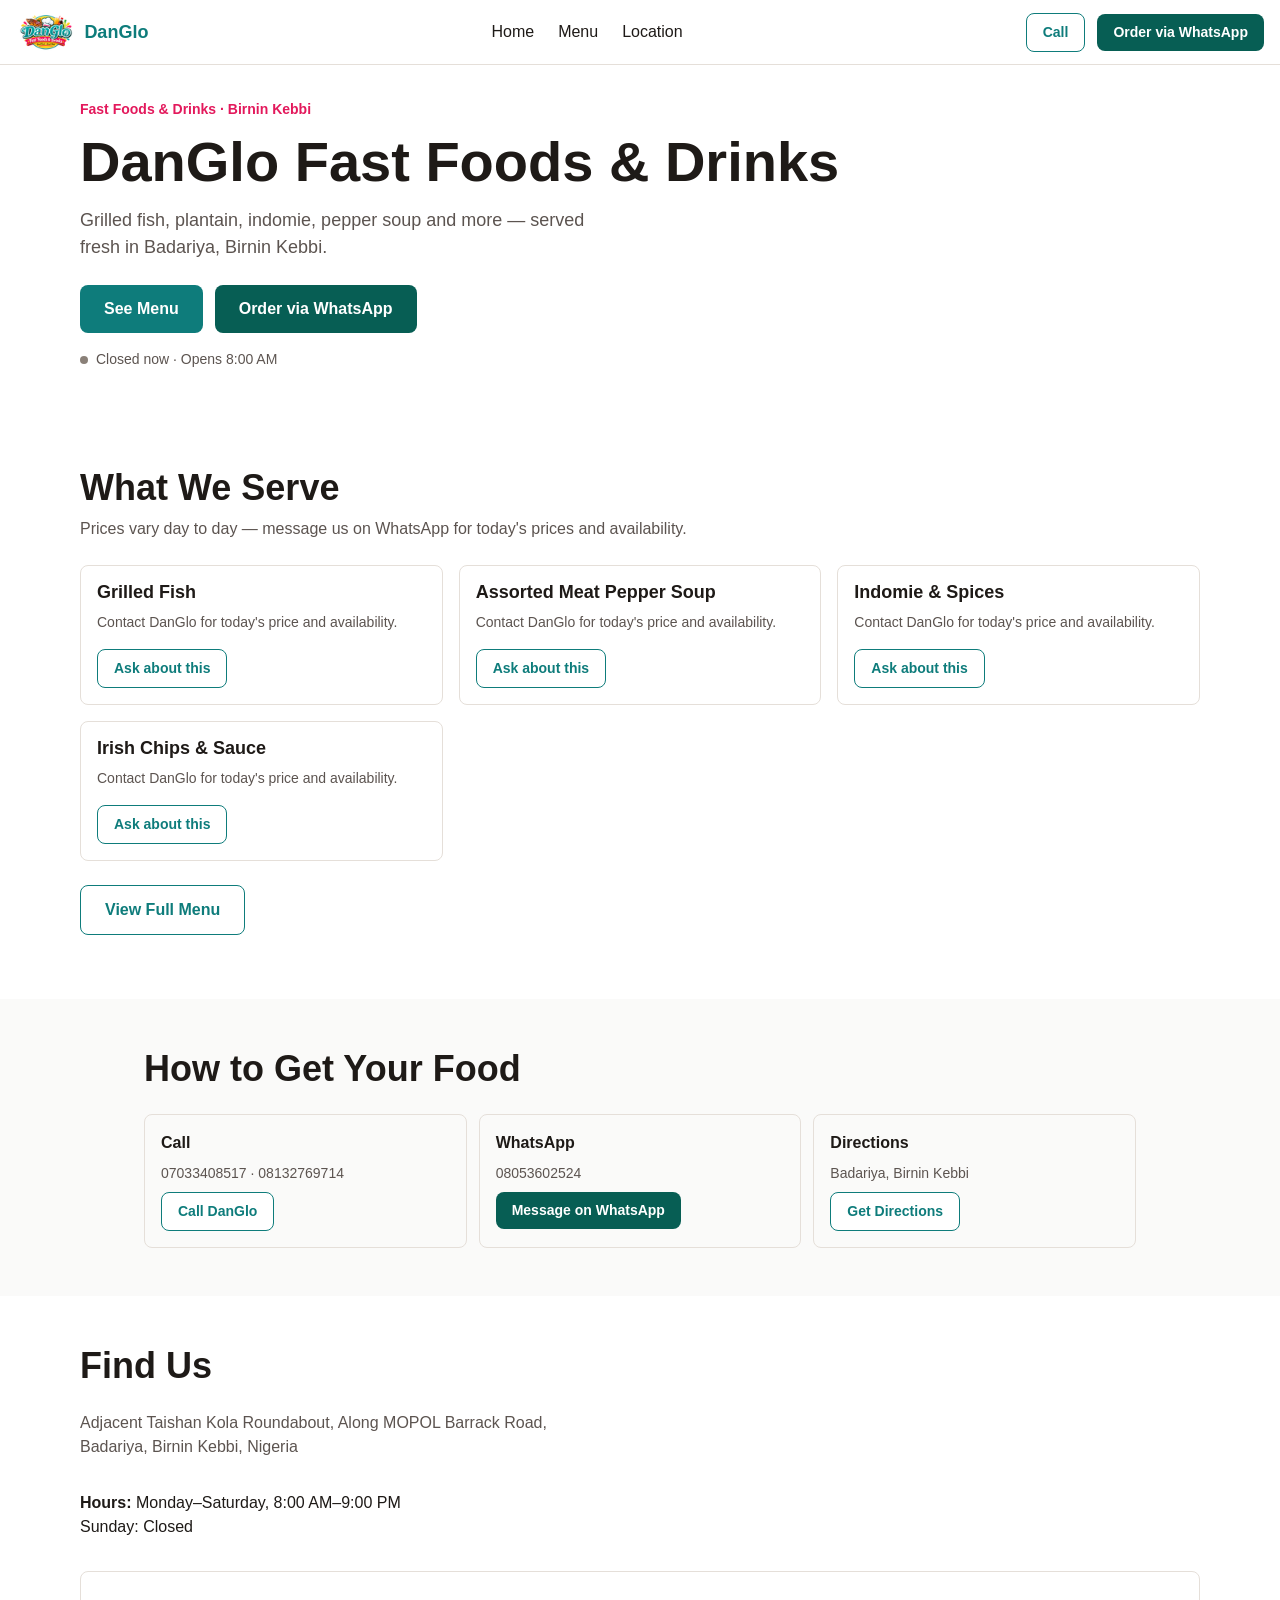
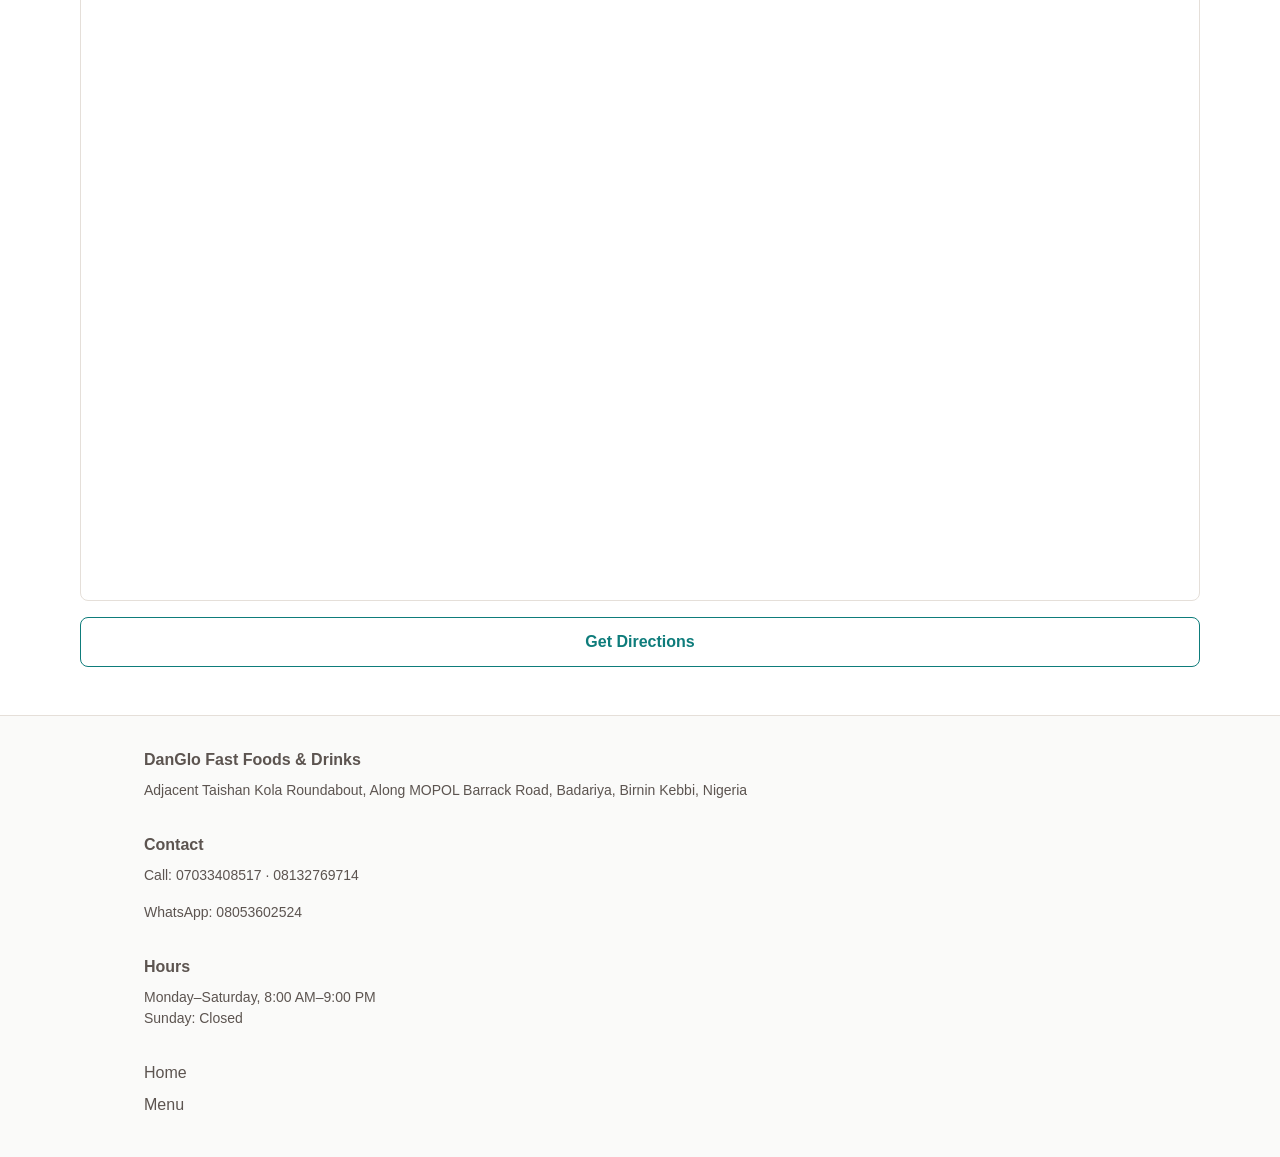
<file: index.html>
<!DOCTYPE html>
<html lang="en">
<head>
<meta charset="UTF-8">
<meta name="viewport" content="width=device-width, initial-scale=1.0">
<title>DanGlo Fast Foods &amp; Drinks | Fast Food in Birnin Kebbi</title>
<meta name="description" content="DanGlo Fast Foods & Drinks in Badariya, Birnin Kebbi. View our menu, check opening hours, contact us on WhatsApp, and find our location.">
<link rel="canonical" href="https://danglofastfoods.com/">

<!-- Open Graph -->
<meta property="og:title" content="DanGlo Fast Foods & Drinks | Fast Food in Birnin Kebbi">
<meta property="og:description" content="DanGlo Fast Foods & Drinks in Badariya, Birnin Kebbi. View our menu, check opening hours, contact us on WhatsApp, and find our location.">
<meta property="og:type" content="restaurant.menu">
<meta property="og:image" content="images/danglo-og.jpg">

<!-- Favicon intentionally omitted: the full illustrated logo is too
     detailed for a favicon, and no simplified wordmark-only asset
     exists yet. Add <link rel="icon" ...> once one is supplied
     rather than improvising a new symbol. -->
<link rel="stylesheet" href="css/tokens.css">
<link rel="stylesheet" href="css/base.css">
<link rel="stylesheet" href="css/components.css">

<!-- Schema.org structured data — confirmed facts only -->
<script type="application/ld+json">
{
  "@context": "https://schema.org",
  "@type": "Restaurant",
  "name": "DanGlo Fast Foods & Drinks",
  "address": {
    "@type": "PostalAddress",
    "streetAddress": "Adjacent Taishan Kola Roundabout, Along MOPOL Barrack Road, Badariya",
    "addressLocality": "Birnin Kebbi",
    "addressCountry": "NG"
  },
  "geo": {
    "@type": "GeoCoordinates",
    "latitude": 12.4307689,
    "longitude": 4.1794972
  },
  "telephone": ["+2347033408517", "+2348132769714"],
  "openingHoursSpecification": [
    {
      "@type": "OpeningHoursSpecification",
      "dayOfWeek": ["Monday","Tuesday","Wednesday","Thursday","Friday","Saturday"],
      "opens": "08:00",
      "closes": "21:00"
    }
  ],
  "hasMenu": "https://danglofastfoods.com/menu.html",
  "url": "https://danglofastfoods.com/"
}
</script>
</head>
<body>

<header class="site-header">
  <a href="index.html" class="site-header__logo" aria-label="DanGlo Fast Foods & Drinks home">
    <img src="images/danglo-logo-header.png" alt="DanGlo Fast Foods & Drinks logo" width="40" height="40">
    <span class="site-header__logo-text">DanGlo</span>
  </a>
  <nav class="site-header__nav" aria-label="Primary">
    <a href="index.html">Home</a>
    <a href="menu.html">Menu</a>
    <a href="#location">Location</a>
  </nav>
  <div class="site-header__actions">
    <a href="tel:+2347033408517" class="btn btn-secondary btn-sm">Call</a>
    <a href="https://wa.me/2348053602524?text=Hi%20DanGlo%2C%20I%27d%20like%20to%20place%20an%20order.%20Please%20let%20me%20know%20today%27s%20available%20options%20and%20prices." class="btn btn-whatsapp btn-sm" target="_blank" rel="noopener">Order via WhatsApp</a>
  </div>
</header>

<main>

  <!-- ============ HERO ============ -->
  <section class="hero container fade-in">
    <span class="hero__eyebrow">Fast Foods &amp; Drinks &middot; Birnin Kebbi</span>
    <h1 class="hero__title">DanGlo Fast Foods &amp; Drinks</h1>
    <p class="hero__subtitle">Grilled fish, plantain, indomie, pepper soup and more &mdash; served fresh in Badariya, Birnin Kebbi.</p>
    <div class="hero__actions">
      <a href="menu.html" class="btn btn-primary">See Menu</a>
      <a href="https://wa.me/2348053602524?text=Hi%20DanGlo%2C%20could%20you%20tell%20me%20your%20available%20items%20and%20today%27s%20prices%3F" class="btn btn-whatsapp" target="_blank" rel="noopener">Order via WhatsApp</a>
    </div>
    <p class="hero__status" id="open-status">
      <noscript>Open Monday&ndash;Saturday, 8:00 AM&ndash;9:00 PM. Closed Sunday.</noscript>
    </p>
  </section>

  <!-- ============ MENU PREVIEW ============ -->
  <section class="section container" aria-labelledby="menu-preview-heading">
    <div class="section__header">
      <h2 id="menu-preview-heading">What We Serve</h2>
      <p>Prices vary day to day &mdash; message us on WhatsApp for today's prices and availability.</p>
    </div>

    <div class="menu-grid">
      <div class="menu-item">
        <h3 class="menu-item__name">Grilled Fish</h3>
        <p class="menu-item__price-note">Contact DanGlo for today's price and availability.</p>
        <a href="https://wa.me/2348053602524?text=Hi%20DanGlo%2C%20is%20the%20Grilled%20Fish%20available%3F%20I%27d%20also%20like%20to%20know%20today%27s%20price." class="btn btn-secondary btn-sm menu-item__cta" target="_blank" rel="noopener" aria-label="Ask about Grilled Fish on WhatsApp">Ask about this</a>
      </div>
      <div class="menu-item">
        <h3 class="menu-item__name">Assorted Meat Pepper Soup</h3>
        <p class="menu-item__price-note">Contact DanGlo for today's price and availability.</p>
        <a href="https://wa.me/2348053602524?text=Hi%20DanGlo%2C%20is%20the%20Assorted%20Meat%20Pepper%20Soup%20available%3F%20I%27d%20also%20like%20to%20know%20today%27s%20price." class="btn btn-secondary btn-sm menu-item__cta" target="_blank" rel="noopener" aria-label="Ask about Assorted Meat Pepper Soup on WhatsApp">Ask about this</a>
      </div>
      <div class="menu-item">
        <h3 class="menu-item__name">Indomie &amp; Spices</h3>
        <p class="menu-item__price-note">Contact DanGlo for today's price and availability.</p>
        <a href="https://wa.me/2348053602524?text=Hi%20DanGlo%2C%20is%20the%20Indomie%20%26%20Spices%20available%3F%20I%27d%20also%20like%20to%20know%20today%27s%20price." class="btn btn-secondary btn-sm menu-item__cta" target="_blank" rel="noopener" aria-label="Ask about Indomie & Spices on WhatsApp">Ask about this</a>
      </div>
      <div class="menu-item">
        <h3 class="menu-item__name">Irish Chips &amp; Sauce</h3>
        <p class="menu-item__price-note">Contact DanGlo for today's price and availability.</p>
        <a href="https://wa.me/2348053602524?text=Hi%20DanGlo%2C%20is%20the%20Irish%20Chips%20%26%20Sauce%20available%3F%20I%27d%20also%20like%20to%20know%20today%27s%20price." class="btn btn-secondary btn-sm menu-item__cta" target="_blank" rel="noopener" aria-label="Ask about Irish Chips & Sauce on WhatsApp">Ask about this</a>
      </div>
    </div>

    <p style="margin-top: var(--space-6);"><a href="menu.html" class="btn btn-secondary">View Full Menu</a></p>
  </section>

  <!-- ============ HOW TO GET YOUR FOOD ============ -->
  <section class="section section--muted" aria-labelledby="contact-heading">
    <div class="container">
      <div class="section__header">
        <h2 id="contact-heading">How to Get Your Food</h2>
      </div>
      <div class="contact-row">
        <div class="contact-card">
          <span class="contact-card__label">Call</span>
          <span class="contact-card__detail">07033408517 &middot; 08132769714</span>
          <a href="tel:+2347033408517" class="btn btn-secondary btn-sm">Call DanGlo</a>
        </div>
        <div class="contact-card">
          <span class="contact-card__label">WhatsApp</span>
          <span class="contact-card__detail">08053602524</span>
          <a href="https://wa.me/2348053602524?text=Hi%20DanGlo%2C%20could%20you%20tell%20me%20your%20available%20items%20and%20today%27s%20prices%3F" class="btn btn-whatsapp btn-sm" target="_blank" rel="noopener">Message on WhatsApp</a>
        </div>
        <div class="contact-card">
          <span class="contact-card__label">Directions</span>
          <span class="contact-card__detail">Badariya, Birnin Kebbi</span>
          <a href="https://www.google.com/maps/search/?api=1&query=12.4307689,4.1794972" class="btn btn-secondary btn-sm" target="_blank" rel="noopener">Get Directions</a>
        </div>
      </div>
    </div>
  </section>

  <!-- ============ LOCATION ============ -->
  <section class="section container" id="location" aria-labelledby="location-heading">
    <div class="section__header">
      <h2 id="location-heading">Find Us</h2>
    </div>
    <div class="location-block">
      <p class="location-block__address">
        Adjacent Taishan Kola Roundabout, Along MOPOL Barrack Road,<br>
        Badariya, Birnin Kebbi, Nigeria
      </p>
      <p class="location-block__hours">
        <strong>Hours:</strong> Monday&ndash;Saturday, 8:00 AM&ndash;9:00 PM<br>
        Sunday: Closed
      </p>
      <div class="location-block__map">
        <iframe
          src="https://www.google.com/maps?q=12.4307689,4.1794972&output=embed"
          loading="lazy"
          title="Map showing DanGlo Fast Foods & Drinks location"
          referrerpolicy="no-referrer-when-downgrade">
        </iframe>
      </div>
      <a href="https://www.google.com/maps/search/?api=1&query=12.4307689,4.1794972" class="btn btn-secondary" target="_blank" rel="noopener">Get Directions</a>
    </div>
  </section>

</main>

<footer class="site-footer">
  <div class="container site-footer__grid">
    <div>
      <p class="site-footer__heading">DanGlo Fast Foods &amp; Drinks</p>
      <p class="site-footer__detail">Adjacent Taishan Kola Roundabout, Along MOPOL Barrack Road, Badariya, Birnin Kebbi, Nigeria</p>
    </div>
    <div>
      <p class="site-footer__heading">Contact</p>
      <p class="site-footer__detail">Call: 07033408517 &middot; 08132769714</p>
      <p class="site-footer__detail">WhatsApp: 08053602524</p>
    </div>
    <div>
      <p class="site-footer__heading">Hours</p>
      <p class="site-footer__detail">Monday&ndash;Saturday, 8:00 AM&ndash;9:00 PM<br>Sunday: Closed</p>
    </div>
    <nav class="site-footer__links" aria-label="Footer">
      <a href="index.html">Home</a>
      <a href="menu.html">Menu</a>
    </nav>
  </div>
</footer>

<!-- ============ STICKY MOBILE ACTION BAR ============ -->
<nav class="sticky-action-bar" aria-label="Quick actions">
  <a href="tel:+2347033408517" class="sticky-action-bar__item" aria-label="Call DanGlo">
    <svg viewBox="0 0 24 24" fill="none" stroke="currentColor" stroke-width="2" aria-hidden="true"><path d="M22 16.92v3a2 2 0 0 1-2.18 2 19.79 19.79 0 0 1-8.63-3.07 19.5 19.5 0 0 1-6-6 19.79 19.79 0 0 1-3.07-8.67A2 2 0 0 1 4.11 2h3a2 2 0 0 1 2 1.72c.127.96.361 1.903.7 2.81a2 2 0 0 1-.45 2.11L8.09 9.91a16 16 0 0 0 6 6l1.27-1.27a2 2 0 0 1 2.11-.45c.907.339 1.85.573 2.81.7A2 2 0 0 1 22 16.92z"/></svg>
    Call
  </a>
  <a href="https://wa.me/2348053602524?text=Hi%20DanGlo%2C%20could%20you%20tell%20me%20your%20available%20items%20and%20today%27s%20prices%3F" class="sticky-action-bar__item sticky-action-bar__item--whatsapp" target="_blank" rel="noopener" aria-label="Message DanGlo on WhatsApp">
    <svg viewBox="0 0 24 24" fill="currentColor" aria-hidden="true"><path d="M17.6 6.32A7.85 7.85 0 0 0 12.05 4a7.94 7.94 0 0 0-6.9 11.9L4 20l4.2-1.1a7.9 7.9 0 0 0 3.85 1h.003a7.94 7.94 0 0 0 5.55-13.58zM12.05 18.4a6.6 6.6 0 0 1-3.37-.92l-.24-.15-2.5.66.67-2.44-.16-.25a6.6 6.6 0 1 1 12.25-3.5 6.55 6.55 0 0 1-6.65 6.6zm3.62-4.94c-.2-.1-1.17-.58-1.35-.64s-.32-.1-.45.1-.5.64-.62.77-.23.15-.43.05a5.42 5.42 0 0 1-1.6-.99 6 6 0 0 1-1.1-1.37c-.12-.2 0-.3.09-.4s.2-.23.3-.35a1.4 1.4 0 0 0 .2-.33.37.37 0 0 0 0-.35c-.05-.1-.45-1.08-.62-1.48s-.33-.33-.45-.34h-.38a.73.73 0 0 0-.53.25 2.2 2.2 0 0 0-.69 1.64 3.84 3.84 0 0 0 .8 2 8.8 8.8 0 0 0 3.38 3 3.9 3.9 0 0 0 2.4.7 2 2 0 0 0 1.35-.95 1.6 1.6 0 0 0 .11-.95c-.05-.1-.18-.15-.38-.25z"/></svg>
    WhatsApp
  </a>
  <a href="https://www.google.com/maps/search/?api=1&query=12.4307689,4.1794972" class="sticky-action-bar__item" target="_blank" rel="noopener" aria-label="Get directions to DanGlo">
    <svg viewBox="0 0 24 24" fill="none" stroke="currentColor" stroke-width="2" aria-hidden="true"><path d="M21 10c0 7-9 13-9 13s-9-6-9-13a9 9 0 0 1 18 0z"/><circle cx="12" cy="10" r="3"/></svg>
    Directions
  </a>
</nav>

<script src="js/app.js"></script>
</body>
  </html>
</file>
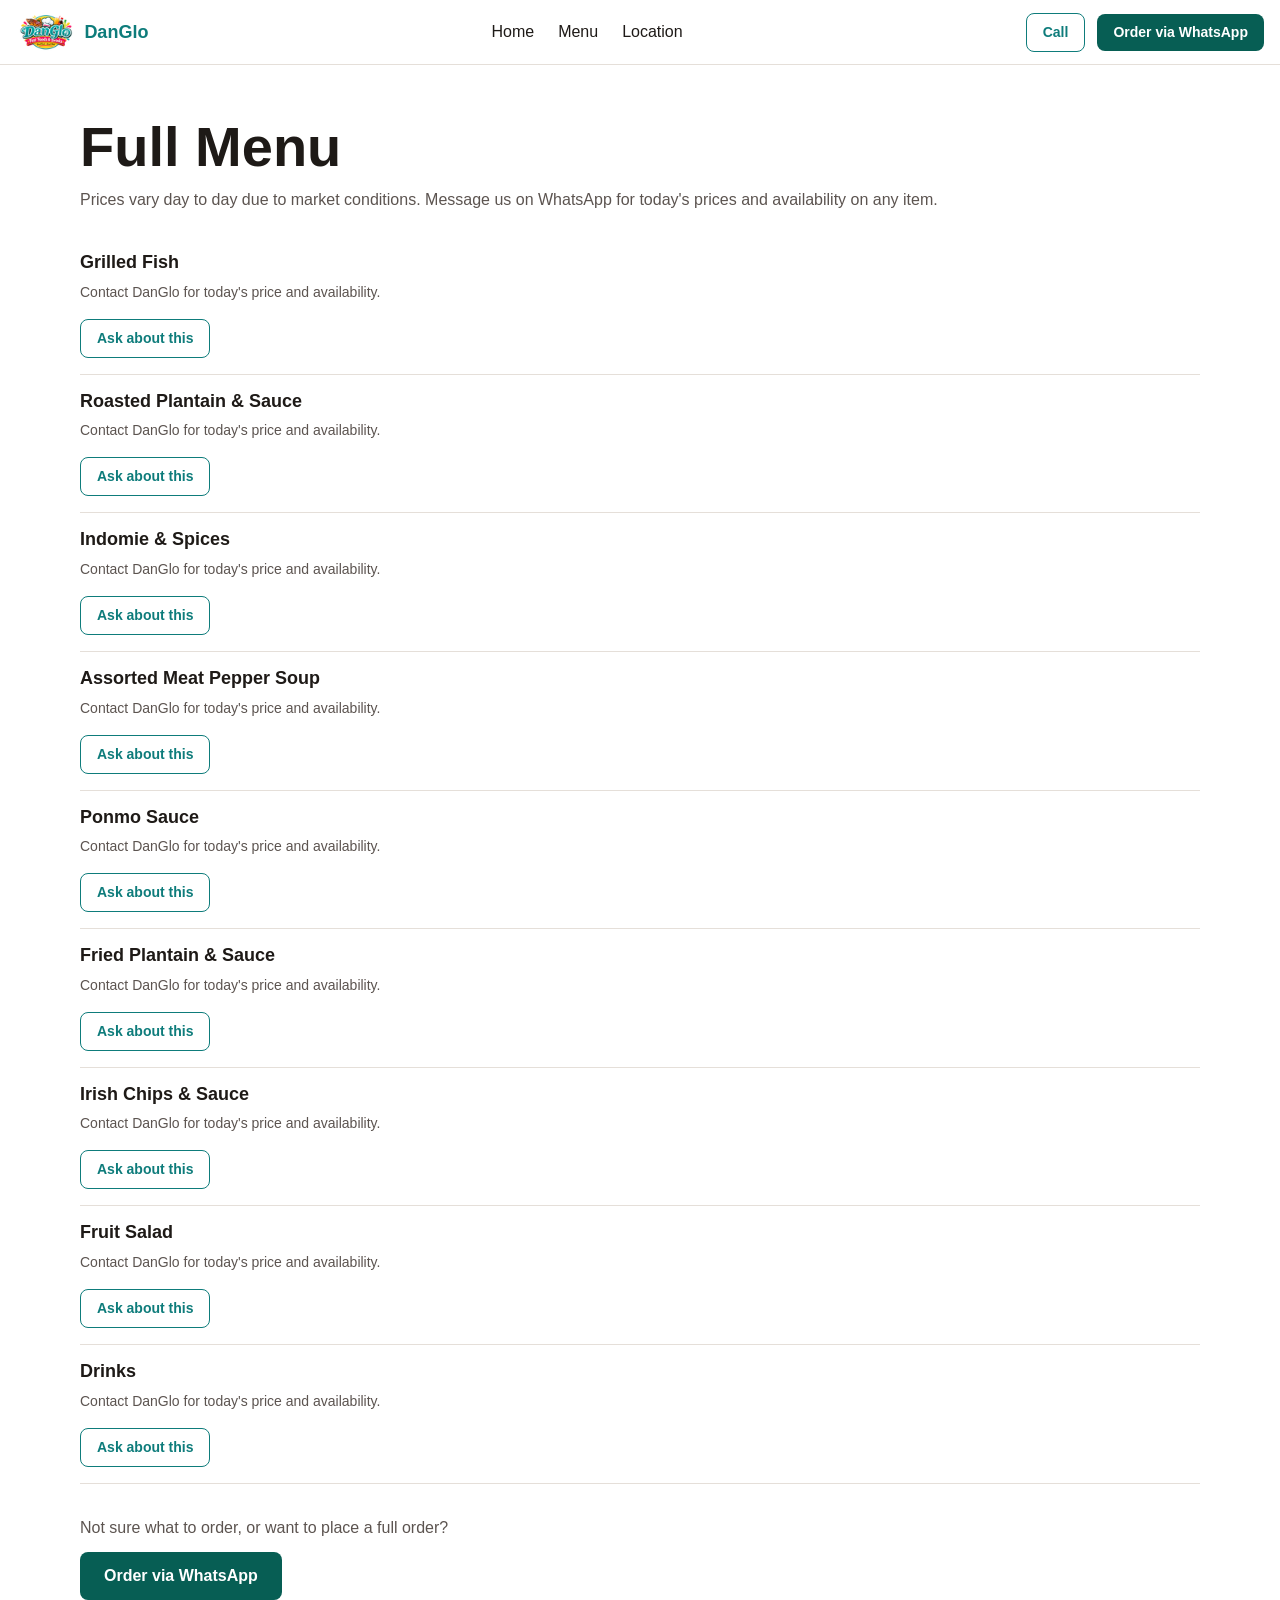
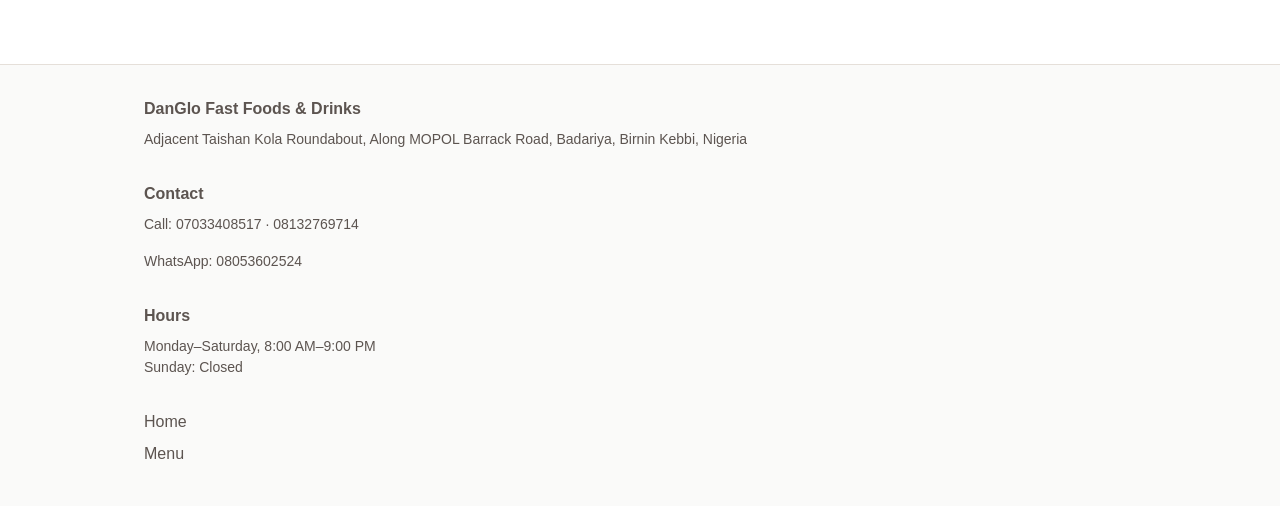
<file: menu.html>
<!DOCTYPE html>
<html lang="en">
<head>
<meta charset="UTF-8">
<meta name="viewport" content="width=device-width, initial-scale=1.0">
<title>Menu | DanGlo Fast Foods &amp; Drinks</title>
<meta name="description" content="Full menu for DanGlo Fast Foods & Drinks in Badariya, Birnin Kebbi. Message us on WhatsApp for today's prices and availability.">
<link rel="canonical" href="https://danglofastfoods.com/menu.html">

<meta property="og:title" content="Menu | DanGlo Fast Foods & Drinks">
<meta property="og:description" content="Full menu for DanGlo Fast Foods & Drinks in Badariya, Birnin Kebbi.">
<meta property="og:type" content="website">

<!-- Favicon intentionally omitted: see index.html for reasoning. -->
<link rel="stylesheet" href="css/tokens.css">
<link rel="stylesheet" href="css/base.css">
<link rel="stylesheet" href="css/components.css">

<script type="application/ld+json">
{
  "@context": "https://schema.org",
  "@type": "Menu",
  "name": "DanGlo Fast Foods & Drinks Menu",
  "hasMenuSection": {
    "@type": "MenuSection",
    "name": "Full Menu",
    "hasMenuItem": [
      { "@type": "MenuItem", "name": "Grilled Fish" },
      { "@type": "MenuItem", "name": "Roasted Plantain & Sauce" },
      { "@type": "MenuItem", "name": "Indomie & Spices" },
      { "@type": "MenuItem", "name": "Assorted Meat Pepper Soup" },
      { "@type": "MenuItem", "name": "Ponmo Sauce" },
      { "@type": "MenuItem", "name": "Fried Plantain & Sauce" },
      { "@type": "MenuItem", "name": "Irish Chips & Sauce" },
      { "@type": "MenuItem", "name": "Fruit Salad" },
      { "@type": "MenuItem", "name": "Drinks" }
    ]
  }
}
</script>
</head>
<body>

<header class="site-header">
  <a href="index.html" class="site-header__logo" aria-label="DanGlo Fast Foods & Drinks home">
    <img src="images/danglo-logo-header.png" alt="DanGlo Fast Foods & Drinks logo" width="40" height="40">
    <span class="site-header__logo-text">DanGlo</span>
  </a>
  <nav class="site-header__nav" aria-label="Primary">
    <a href="index.html">Home</a>
    <a href="menu.html">Menu</a>
    <a href="index.html#location">Location</a>
  </nav>
  <div class="site-header__actions">
    <a href="tel:+2347033408517" class="btn btn-secondary btn-sm">Call</a>
    <a href="https://wa.me/2348053602524?text=Hi%20DanGlo%2C%20I%27d%20like%20to%20place%20an%20order.%20Please%20let%20me%20know%20today%27s%20available%20options%20and%20prices." class="btn btn-whatsapp btn-sm" target="_blank" rel="noopener">Order via WhatsApp</a>
  </div>
</header>

<main>
  <section class="section container">
    <div class="section__header">
      <h1>Full Menu</h1>
      <p>Prices vary day to day due to market conditions. Message us on WhatsApp for today's prices and availability on any item.</p>
    </div>

    <ul id="menu-list">

      <li class="menu-item">
        <h3 class="menu-item__name">Grilled Fish</h3>
        <p class="menu-item__price-note">Contact DanGlo for today's price and availability.</p>
        <a href="https://wa.me/2348053602524?text=Hi%20DanGlo%2C%20is%20the%20Grilled%20Fish%20available%3F%20I%27d%20also%20like%20to%20know%20today%27s%20price." class="btn btn-secondary btn-sm menu-item__cta" target="_blank" rel="noopener" aria-label="Ask about Grilled Fish on WhatsApp">Ask about this</a>
      </li>

      <li class="menu-item">
        <h3 class="menu-item__name">Roasted Plantain &amp; Sauce</h3>
        <p class="menu-item__price-note">Contact DanGlo for today's price and availability.</p>
        <a href="https://wa.me/2348053602524?text=Hi%20DanGlo%2C%20is%20the%20Roasted%20Plantain%20%26%20Sauce%20available%3F%20I%27d%20also%20like%20to%20know%20today%27s%20price." class="btn btn-secondary btn-sm menu-item__cta" target="_blank" rel="noopener" aria-label="Ask about Roasted Plantain & Sauce on WhatsApp">Ask about this</a>
      </li>

      <li class="menu-item">
        <h3 class="menu-item__name">Indomie &amp; Spices</h3>
        <p class="menu-item__price-note">Contact DanGlo for today's price and availability.</p>
        <a href="https://wa.me/2348053602524?text=Hi%20DanGlo%2C%20is%20the%20Indomie%20%26%20Spices%20available%3F%20I%27d%20also%20like%20to%20know%20today%27s%20price." class="btn btn-secondary btn-sm menu-item__cta" target="_blank" rel="noopener" aria-label="Ask about Indomie & Spices on WhatsApp">Ask about this</a>
      </li>

      <li class="menu-item">
        <h3 class="menu-item__name">Assorted Meat Pepper Soup</h3>
        <p class="menu-item__price-note">Contact DanGlo for today's price and availability.</p>
        <a href="https://wa.me/2348053602524?text=Hi%20DanGlo%2C%20is%20the%20Assorted%20Meat%20Pepper%20Soup%20available%3F%20I%27d%20also%20like%20to%20know%20today%27s%20price." class="btn btn-secondary btn-sm menu-item__cta" target="_blank" rel="noopener" aria-label="Ask about Assorted Meat Pepper Soup on WhatsApp">Ask about this</a>
      </li>

      <li class="menu-item">
        <h3 class="menu-item__name">Ponmo Sauce</h3>
        <p class="menu-item__price-note">Contact DanGlo for today's price and availability.</p>
        <a href="https://wa.me/2348053602524?text=Hi%20DanGlo%2C%20is%20the%20Ponmo%20Sauce%20available%3F%20I%27d%20also%20like%20to%20know%20today%27s%20price." class="btn btn-secondary btn-sm menu-item__cta" target="_blank" rel="noopener" aria-label="Ask about Ponmo Sauce on WhatsApp">Ask about this</a>
      </li>

      <li class="menu-item">
        <h3 class="menu-item__name">Fried Plantain &amp; Sauce</h3>
        <p class="menu-item__price-note">Contact DanGlo for today's price and availability.</p>
        <a href="https://wa.me/2348053602524?text=Hi%20DanGlo%2C%20is%20the%20Fried%20Plantain%20%26%20Sauce%20available%3F%20I%27d%20also%20like%20to%20know%20today%27s%20price." class="btn btn-secondary btn-sm menu-item__cta" target="_blank" rel="noopener" aria-label="Ask about Fried Plantain & Sauce on WhatsApp">Ask about this</a>
      </li>

      <li class="menu-item">
        <h3 class="menu-item__name">Irish Chips &amp; Sauce</h3>
        <p class="menu-item__price-note">Contact DanGlo for today's price and availability.</p>
        <a href="https://wa.me/2348053602524?text=Hi%20DanGlo%2C%20is%20the%20Irish%20Chips%20%26%20Sauce%20available%3F%20I%27d%20also%20like%20to%20know%20today%27s%20price." class="btn btn-secondary btn-sm menu-item__cta" target="_blank" rel="noopener" aria-label="Ask about Irish Chips & Sauce on WhatsApp">Ask about this</a>
      </li>

      <li class="menu-item">
        <h3 class="menu-item__name">Fruit Salad</h3>
        <p class="menu-item__price-note">Contact DanGlo for today's price and availability.</p>
        <a href="https://wa.me/2348053602524?text=Hi%20DanGlo%2C%20is%20the%20Fruit%20Salad%20available%3F%20I%27d%20also%20like%20to%20know%20today%27s%20price." class="btn btn-secondary btn-sm menu-item__cta" target="_blank" rel="noopener" aria-label="Ask about Fruit Salad on WhatsApp">Ask about this</a>
      </li>

      <li class="menu-item">
        <h3 class="menu-item__name">Drinks</h3>
        <p class="menu-item__price-note">Contact DanGlo for today's price and availability.</p>
        <a href="https://wa.me/2348053602524?text=Hi%20DanGlo%2C%20is%20the%20Drinks%20available%3F%20I%27d%20also%20like%20to%20know%20today%27s%20price." class="btn btn-secondary btn-sm menu-item__cta" target="_blank" rel="noopener" aria-label="Ask about Drinks on WhatsApp">Ask about this</a>
      </li>

    </ul>

    <p style="margin-top: var(--space-8);">
      Not sure what to order, or want to place a full order?
      <br>
      <a href="https://wa.me/2348053602524?text=Hi%20DanGlo%2C%20I%27d%20like%20to%20place%20an%20order.%20Please%20let%20me%20know%20today%27s%20available%20options%20and%20prices." class="btn btn-whatsapp" target="_blank" rel="noopener" style="margin-top: var(--space-3);">Order via WhatsApp</a>
    </p>
  </section>
</main>

<footer class="site-footer">
  <div class="container site-footer__grid">
    <div>
      <p class="site-footer__heading">DanGlo Fast Foods &amp; Drinks</p>
      <p class="site-footer__detail">Adjacent Taishan Kola Roundabout, Along MOPOL Barrack Road, Badariya, Birnin Kebbi, Nigeria</p>
    </div>
    <div>
      <p class="site-footer__heading">Contact</p>
      <p class="site-footer__detail">Call: 07033408517 &middot; 08132769714</p>
      <p class="site-footer__detail">WhatsApp: 08053602524</p>
    </div>
    <div>
      <p class="site-footer__heading">Hours</p>
      <p class="site-footer__detail">Monday&ndash;Saturday, 8:00 AM&ndash;9:00 PM<br>Sunday: Closed</p>
    </div>
    <nav class="site-footer__links" aria-label="Footer">
      <a href="index.html">Home</a>
      <a href="menu.html">Menu</a>
    </nav>
  </div>
</footer>

<nav class="sticky-action-bar" aria-label="Quick actions">
  <a href="tel:+2347033408517" class="sticky-action-bar__item" aria-label="Call DanGlo">
    <svg viewBox="0 0 24 24" fill="none" stroke="currentColor" stroke-width="2" aria-hidden="true"><path d="M22 16.92v3a2 2 0 0 1-2.18 2 19.79 19.79 0 0 1-8.63-3.07 19.5 19.5 0 0 1-6-6 19.79 19.79 0 0 1-3.07-8.67A2 2 0 0 1 4.11 2h3a2 2 0 0 1 2 1.72c.127.96.361 1.903.7 2.81a2 2 0 0 1-.45 2.11L8.09 9.91a16 16 0 0 0 6 6l1.27-1.27a2 2 0 0 1 2.11-.45c.907.339 1.85.573 2.81.7A2 2 0 0 1 22 16.92z"/></svg>
    Call
  </a>
  <a href="https://wa.me/2348053602524?text=Hi%20DanGlo%2C%20could%20you%20tell%20me%20your%20available%20items%20and%20today%27s%20prices%3F" class="sticky-action-bar__item sticky-action-bar__item--whatsapp" target="_blank" rel="noopener" aria-label="Message DanGlo on WhatsApp">
    <svg viewBox="0 0 24 24" fill="currentColor" aria-hidden="true"><path d="M17.6 6.32A7.85 7.85 0 0 0 12.05 4a7.94 7.94 0 0 0-6.9 11.9L4 20l4.2-1.1a7.9 7.9 0 0 0 3.85 1h.003a7.94 7.94 0 0 0 5.55-13.58zM12.05 18.4a6.6 6.6 0 0 1-3.37-.92l-.24-.15-2.5.66.67-2.44-.16-.25a6.6 6.6 0 1 1 12.25-3.5 6.55 6.55 0 0 1-6.65 6.6zm3.62-4.94c-.2-.1-1.17-.58-1.35-.64s-.32-.1-.45.1-.5.64-.62.77-.23.15-.43.05a5.42 5.42 0 0 1-1.6-.99 6 6 0 0 1-1.1-1.37c-.12-.2 0-.3.09-.4s.2-.23.3-.35a1.4 1.4 0 0 0 .2-.33.37.37 0 0 0 0-.35c-.05-.1-.45-1.08-.62-1.48s-.33-.33-.45-.34h-.38a.73.73 0 0 0-.53.25 2.2 2.2 0 0 0-.69 1.64 3.84 3.84 0 0 0 .8 2 8.8 8.8 0 0 0 3.38 3 3.9 3.9 0 0 0 2.4.7 2 2 0 0 0 1.35-.95 1.6 1.6 0 0 0 .11-.95c-.05-.1-.18-.15-.38-.25z"/></svg>
    WhatsApp
  </a>
  <a href="https://www.google.com/maps/search/?api=1&query=12.4307689,4.1794972" class="sticky-action-bar__item" target="_blank" rel="noopener" aria-label="Get directions to DanGlo">
    <svg viewBox="0 0 24 24" fill="none" stroke="currentColor" stroke-width="2" aria-hidden="true"><path d="M21 10c0 7-9 13-9 13s-9-6-9-13a9 9 0 0 1 18 0z"/><circle cx="12" cy="10" r="3"/></svg>
    Directions
  </a>
</nav>

<script src="js/app.js"></script>
</body>
</html>
</file>
<file: css/tokens.css>
/* ===========================================================
   DanGlo Design Tokens
   Source: Stage 5-Revised Brand Integration (photo-derived,
   provisional pending precise sampling of the canonical logo file)
   =========================================================== */

:root {
  /* Brand colors — from real DanGlo logo/signage */
  --color-primary: #0E7C7B;        /* teal — from wordmark */
  --color-primary-dark: #0A6360;   /* pressed/hover state */
  --color-secondary: #E3195C;      /* pink/magenta — from ribbon */
  --color-secondary-dark: #C21350;
  --color-accent-gold: #F4C11B;    /* decorative/background ONLY — fails text contrast */
  --color-whatsapp: #25D366;       /* WhatsApp's bright brand green — icon/accent use ONLY, fails text contrast */
  --color-whatsapp-button: #075E54; /* dark WhatsApp green — required for solid button fills (white text, 7.67:1) */
  --color-whatsapp-button-dark: #054A42; /* hover/pressed state for WhatsApp buttons (10.17:1) */

  /* Neutrals */
  --color-bg-page: #FFFFFF;
  --color-bg-surface: #FFFFFF;
  --color-bg-muted: #FAFAF9;
  --color-text-primary: #1E1A17;
  --color-text-secondary: #5C5450;
  --color-text-muted: #8A8078;
  --color-border: #E5DFD9;

  /* Semantic */
  --color-success: #3D7A4F;
  --color-error: #B0432E;

  /* Typography */
  --font-family-base: 'Archivo', -apple-system, BlinkMacSystemFont, 'Segoe UI', Roboto, sans-serif;
  --font-size-display: 2rem;      /* 32px mobile */
  --font-size-h2: 1.625rem;       /* 26px mobile */
  --font-size-h3: 1.125rem;       /* 18px */
  --font-size-body: 1rem;         /* 16px — never smaller on mobile */
  --font-size-label: 0.875rem;    /* 14px */
  --font-weight-regular: 400;
  --font-weight-medium: 500;
  --font-weight-semibold: 600;
  --font-weight-bold: 700;
  --line-height-body: 1.5;
  --line-height-heading: 1.2;

  /* Spacing scale (8px base unit) */
  --space-1: 0.25rem;  /* 4px */
  --space-2: 0.5rem;   /* 8px */
  --space-3: 0.75rem;  /* 12px */
  --space-4: 1rem;     /* 16px */
  --space-6: 1.5rem;   /* 24px */
  --space-8: 2rem;     /* 32px */
  --space-12: 3rem;    /* 48px */
  --space-16: 4rem;    /* 64px */
  --space-24: 6rem;    /* 96px */

  /* Shape */
  --radius-button: 8px;
  --radius-input: 8px;
  --radius-image: 4px;

  /* Layout */
  --max-width-content: 1120px;
  --max-width-reading: 480px;

  /* Motion */
  --duration-fast: 150ms;
  --duration-base: 200ms;
  --duration-slow: 300ms;
  --ease-out: cubic-bezier(0.16, 1, 0.3, 1);
  --ease-in: cubic-bezier(0.7, 0, 0.84, 0);

  /* Touch targets */
  --touch-target-min: 44px;

  /* Breakpoints (referenced in comments; media queries use literal px) */
  /* tablet: 640px, desktop: 1024px */
}

@media (prefers-reduced-motion: reduce) {
  :root {
    --duration-fast: 0ms;
    --duration-base: 0ms;
    --duration-slow: 0ms;
  }
}

@media (min-width: 640px) {
  :root {
    --font-size-display: 3rem;   /* ~48px moving toward desktop 56px */
    --font-size-h2: 2rem;        /* 32px */
  }
}

@media (min-width: 1024px) {
  :root {
    --font-size-display: 3.5rem; /* 56px */
    --font-size-h2: 2.25rem;     /* 36px */
  }
  }
</file>
<file: css/base.css>
/* ===========================================================
   Base reset & global element styles
   =========================================================== */

*, *::before, *::after {
  box-sizing: border-box;
}

html {
  -webkit-text-size-adjust: 100%;
}

body {
  margin: 0;
  font-family: var(--font-family-base);
  font-size: var(--font-size-body);
  line-height: var(--line-height-body);
  color: var(--color-text-primary);
  background: var(--color-bg-page);
  -webkit-font-smoothing: antialiased;
}

img {
  max-width: 100%;
  height: auto;
  display: block;
  border-radius: var(--radius-image);
}

h1, h2, h3, h4 {
  margin: 0 0 var(--space-2) 0;
  line-height: var(--line-height-heading);
  font-weight: var(--font-weight-semibold);
}

h1 { font-size: var(--font-size-display); font-weight: var(--font-weight-bold); }
h2 { font-size: var(--font-size-h2); }
h3 { font-size: var(--font-size-h3); }

p {
  margin: 0 0 var(--space-4) 0;
  color: var(--color-text-secondary);
}

a {
  color: var(--color-primary);
  text-decoration: none;
}

ul {
  list-style: none;
  margin: 0;
  padding: 0;
}

button {
  font-family: inherit;
}

/* Visible focus ring for keyboard users only */
:focus-visible {
  outline: 2px solid var(--color-primary);
  outline-offset: 2px;
}

:focus:not(:focus-visible) {
  outline: none;
}

.container {
  max-width: var(--max-width-content);
  margin: 0 auto;
  padding: 0 var(--space-4);
}

@media (min-width: 640px) {
  .container { padding: 0 var(--space-6); }
}

@media (min-width: 1024px) {
  .container { padding: 0 var(--space-16); }
}

.visually-hidden {
  position: absolute;
  width: 1px;
  height: 1px;
  padding: 0;
  margin: -1px;
  overflow: hidden;
  clip: rect(0, 0, 0, 0);
  white-space: nowrap;
  border: 0;
}

/* Reserve space at the bottom of the page so the sticky action bar
   never overlaps content (mobile only) */
@media (max-width: 639px) {
  body {
    padding-bottom: calc(64px + env(safe-area-inset-bottom));
  }
}
</file>
<file: css/components.css>
/* ===========================================================
   Header
   =========================================================== */

.site-header {
  display: flex;
  align-items: center;
  justify-content: space-between;
  padding: var(--space-3) var(--space-4);
  border-bottom: 1px solid var(--color-border);
  background: var(--color-bg-page);
}

.site-header__logo {
  display: flex;
  align-items: center;
  gap: var(--space-2);
}

.site-header__logo img {
  height: 40px;
  width: auto;
  border-radius: 0;
}

.site-header__logo-text {
  font-weight: var(--font-weight-bold);
  font-size: 1.125rem;
  color: var(--color-primary);
}

.site-header__nav {
  display: none;
  gap: var(--space-6);
}

.site-header__nav a {
  color: var(--color-text-primary);
  font-weight: var(--font-weight-medium);
}

.site-header__actions {
  display: none;
  align-items: center;
  gap: var(--space-3);
}

@media (min-width: 1024px) {
  .site-header__nav { display: flex; }
  .site-header__actions { display: flex; }
}

/* ===========================================================
   Buttons
   =========================================================== */

.btn {
  display: inline-flex;
  align-items: center;
  justify-content: center;
  gap: var(--space-2);
  min-height: var(--touch-target-min);
  padding: var(--space-3) var(--space-6);
  border-radius: var(--radius-button);
  font-weight: var(--font-weight-semibold);
  font-size: var(--font-size-body);
  border: none;
  cursor: pointer;
  transition: transform var(--duration-fast) var(--ease-out),
              background-color var(--duration-fast) var(--ease-out);
  text-decoration: none;
}

.btn:active {
  transform: scale(0.97);
}

.btn-primary {
  background: var(--color-primary);
  color: #FFFFFF;
}

.btn-primary:hover {
  background: var(--color-primary-dark);
}

.btn-secondary {
  background: var(--color-bg-page);
  color: var(--color-primary);
  border: 1.5px solid var(--color-primary);
}

.btn-secondary:hover {
  background: var(--color-bg-muted);
}

.btn-whatsapp {
  background: var(--color-whatsapp-button);
  color: #FFFFFF;
}

.btn-whatsapp:hover {
  background: var(--color-whatsapp-button-dark);
}

.btn-sm {
  padding: var(--space-2) var(--space-4);
  font-size: var(--font-size-label);
  min-height: 36px;
}

.btn-block {
  width: 100%;
}

/* ===========================================================
   Hero
   =========================================================== */

.hero {
  padding: var(--space-8) 0 var(--space-8);
  text-align: left;
}

.hero__eyebrow {
  display: inline-block;
  color: var(--color-secondary);
  font-weight: var(--font-weight-semibold);
  font-size: var(--font-size-label);
  margin-bottom: var(--space-2);
}

.hero__title {
  color: var(--color-text-primary);
  margin-bottom: var(--space-3);
}

.hero__subtitle {
  font-size: 1.125rem;
  color: var(--color-text-secondary);
  margin-bottom: var(--space-6);
  max-width: 520px;
}

.hero__actions {
  display: flex;
  flex-direction: column;
  gap: var(--space-3);
}

.hero__status {
  margin-top: var(--space-4);
  font-size: var(--font-size-label);
  color: var(--color-text-secondary);
}

.status-dot {
  display: inline-block;
  width: 8px;
  height: 8px;
  border-radius: 50%;
  margin-right: var(--space-2);
  vertical-align: middle;
}

.status-dot--open { background: var(--color-success); }
.status-dot--closed { background: var(--color-text-muted); }

@media (min-width: 640px) {
  .hero__actions { flex-direction: row; }
}

/* ===========================================================
   Section rhythm
   =========================================================== */

.section {
  padding: var(--space-12) 0;
}

.section__header {
  margin-bottom: var(--space-6);
}

.section--muted {
  background: var(--color-bg-muted);
}

/* ===========================================================
   Menu preview / item cards
   =========================================================== */

.menu-grid {
  display: grid;
  grid-template-columns: 1fr;
  gap: var(--space-4);
}

@media (min-width: 640px) {
  .menu-grid { grid-template-columns: repeat(2, 1fr); }
}

@media (min-width: 1024px) {
  .menu-grid { grid-template-columns: repeat(3, 1fr); }
}

.menu-item {
  display: flex;
  flex-direction: column;
  gap: var(--space-2);
  padding: var(--space-4) 0;
  border-bottom: 1px solid var(--color-border);
}

.menu-grid .menu-item {
  border-bottom: none;
  padding: var(--space-4);
  background: var(--color-bg-surface);
  border: 1px solid var(--color-border);
  border-radius: var(--radius-input);
}

.menu-item__name {
  font-weight: var(--font-weight-semibold);
  font-size: var(--font-size-h3);
  color: var(--color-text-primary);
  margin: 0;
}

.menu-item__price-note {
  font-size: var(--font-size-label);
  color: var(--color-text-secondary);
  margin: 0;
}

.menu-item__cta {
  margin-top: var(--space-2);
  align-self: flex-start;
}

/* ===========================================================
   How to get your food / contact row
   =========================================================== */

.contact-row {
  display: grid;
  grid-template-columns: 1fr;
  gap: var(--space-3);
}

@media (min-width: 640px) {
  .contact-row { grid-template-columns: repeat(3, 1fr); }
}

.contact-card {
  display: flex;
  flex-direction: column;
  align-items: flex-start;
  gap: var(--space-2);
  padding: var(--space-4);
  border: 1px solid var(--color-border);
  border-radius: var(--radius-input);
}

.contact-card__label {
  font-weight: var(--font-weight-semibold);
  font-size: var(--font-size-body);
}

.contact-card__detail {
  font-size: var(--font-size-label);
  color: var(--color-text-secondary);
}

/* ===========================================================
   Location section
   =========================================================== */

.location-block {
  display: flex;
  flex-direction: column;
  gap: var(--space-4);
}

.location-block__map {
  border: 1px solid var(--color-border);
  border-radius: var(--radius-input);
  overflow: hidden;
  aspect-ratio: 16 / 9;
}

.location-block__map iframe {
  width: 100%;
  height: 100%;
  border: 0;
}

.location-block__address {
  font-size: var(--font-size-body);
  color: var(--color-text-secondary);
}

.location-block__hours {
  font-size: var(--font-size-body);
  color: var(--color-text-primary);
}

/* ===========================================================
   Sticky mobile action bar
   =========================================================== */

.sticky-action-bar {
  position: fixed;
  bottom: 0;
  left: 0;
  right: 0;
  z-index: 40;
  display: flex;
  background: var(--color-bg-page);
  border-top: 1px solid var(--color-border);
  padding-bottom: env(safe-area-inset-bottom);
}

.sticky-action-bar__item {
  flex: 1;
  display: flex;
  flex-direction: column;
  align-items: center;
  justify-content: center;
  gap: 2px;
  min-height: 56px;
  color: var(--color-text-primary);
  font-size: 0.75rem;
  font-weight: var(--font-weight-medium);
}

.sticky-action-bar__item svg {
  width: 20px;
  height: 20px;
}

.sticky-action-bar__item--whatsapp svg {
  color: var(--color-whatsapp);
}

.sticky-action-bar__item:active {
  background: var(--color-bg-muted);
}

@media (min-width: 1024px) {
  .sticky-action-bar { display: none; }
}

/* ===========================================================
   Footer
   =========================================================== */

.site-footer {
  border-top: 1px solid var(--color-border);
  padding: var(--space-8) 0;
  background: var(--color-bg-muted);
}

.site-footer__grid {
  display: flex;
  flex-direction: column;
  gap: var(--space-4);
}

.site-footer__heading {
  font-weight: var(--font-weight-semibold);
  margin-bottom: var(--space-2);
}

.site-footer__detail {
  font-size: var(--font-size-label);
  color: var(--color-text-secondary);
}

.site-footer__links a {
  display: block;
  margin-bottom: var(--space-2);
  color: var(--color-text-secondary);
}

/* ===========================================================
   Accordion (menu item detail expansion)
   =========================================================== */

.accordion-content {
  overflow: hidden;
  max-height: 0;
  transition: max-height var(--duration-base) var(--ease-out);
}

.accordion-content.is-open {
  max-height: 200px;
}

/* ===========================================================
   Image placeholder (dominant-color, before load)
   =========================================================== */

.img-placeholder {
  background: var(--color-bg-muted);
  display: block;
  width: 100%;
}

/* ===========================================================
   Fade-in on load (hero only)
   =========================================================== */

.fade-in {
  animation: fadeIn var(--duration-slow) var(--ease-out);
}

@keyframes fadeIn {
  from { opacity: 0; }
  to { opacity: 1; }
}

@media (prefers-reduced-motion: reduce) {
  .fade-in { animation: none; }
  }
</file>
